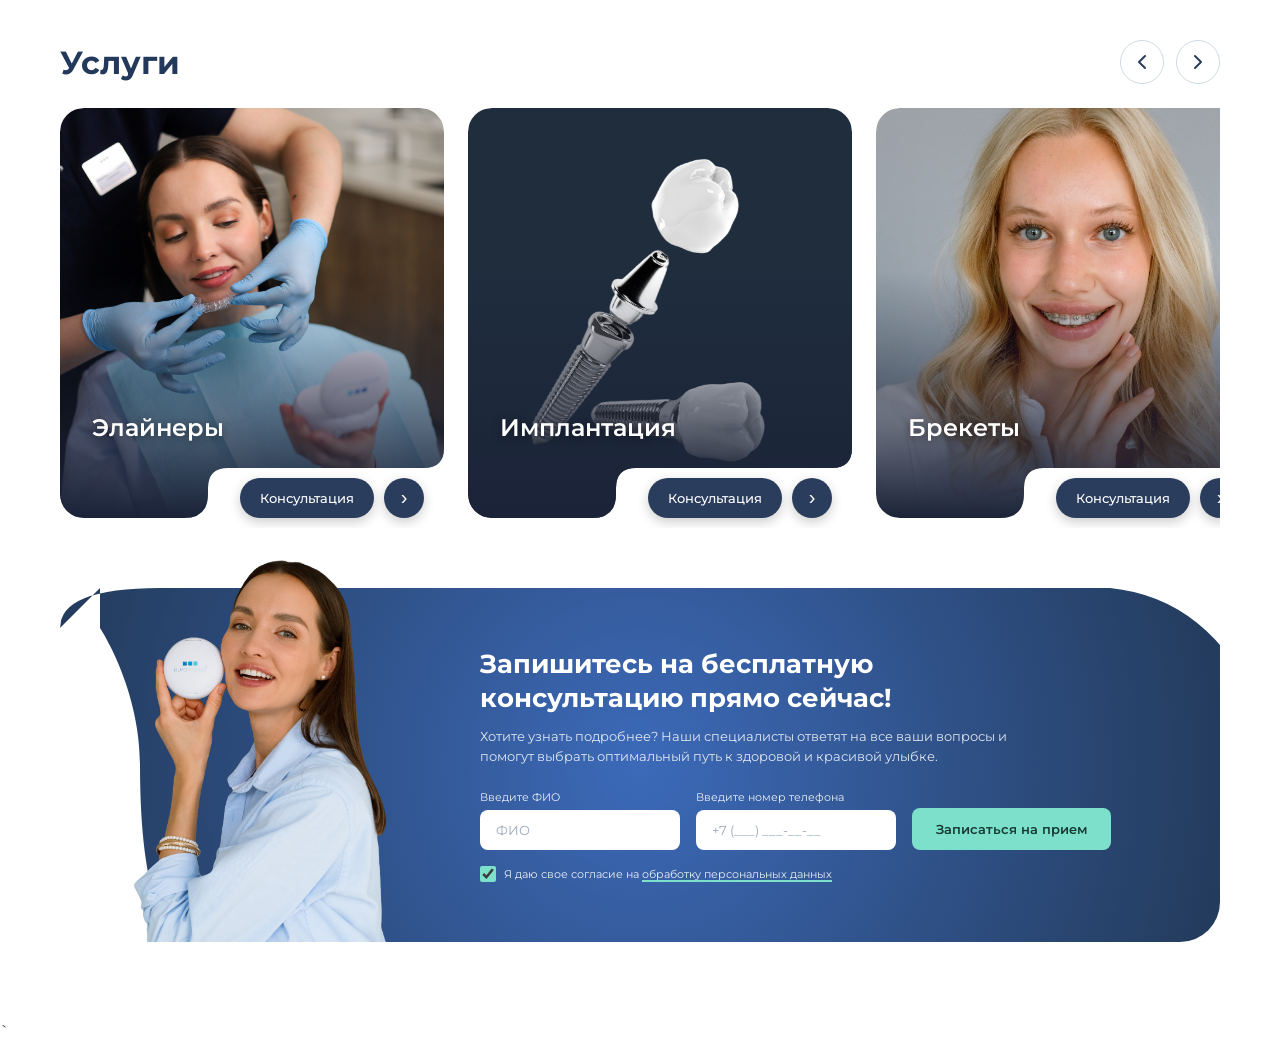
<file: index.html>
<!DOCTYPE html>
<html lang="ru">
<head>
<meta charset="UTF-8">
<meta name="viewport" content="width=device-width, initial-scale=1.0">
<title>Дантист</title>
<link rel="preconnect" href="https://fonts.googleapis.com">
<link rel="preconnect" href="https://fonts.gstatic.com" crossorigin>
<link href="https://fonts.googleapis.com/css2?family=Montserrat:wght@400;500;600;700&display=swap" rel="stylesheet">
<link rel="stylesheet" href="css/main.css">
<link rel="stylesheet" href="css/carousel.css">
<link rel="stylesheet" href="css/cta.css">
<link rel="stylesheet" href="css/responsive.css">
</head>
<body>
<section class="services">
  <div class="services__header">
    <h2 class="services__title">Услуги</h2>
    <div class="services__controls">
      <button class="services__nav services__nav--prev" type="button" aria-label="Назад">
        <svg width="24" height="24" viewBox="0 0 24 24" fill="none" xmlns="http://www.w3.org/2000/svg">
          <path d="M15 18L9 12L15 6" stroke="currentColor" stroke-width="2" stroke-linecap="round" stroke-linejoin="round"/>
        </svg>
      </button>
      <button class="services__nav services__nav--next" type="button" aria-label="Вперед">
        <svg width="24" height="24" viewBox="0 0 24 24" fill="none" xmlns="http://www.w3.org/2000/svg">
          <path d="M9 18L15 12L9 6" stroke="currentColor" stroke-width="2" stroke-linecap="round" stroke-linejoin="round"/>
        </svg>
      </button>
    </div>
  </div>

  <div class="services__carousel" id="carousel">
    <article class="card">
      <div class="card__image">
        <img src="photos/foto1.jpg" alt="Элайнеры">
        <span class="card__label">Элайнеры</span>
      </div>
      <div class="card__actions">
        <button class="card__btn" type="button"><span class="card__btn-text">Консультация</span></button>
        <button class="card__arrow-btn" type="button"><span class="card__arrow">›</span></button>
      </div>
    </article>
    <article class="card">
      <div class="card__image">
        <img src="photos/foto2.png" alt="Имплантация">
        <span class="card__label">Имплантация</span>
      </div>
      <div class="card__actions">
        <button class="card__btn" type="button"><span class="card__btn-text">Консультация</span></button>
        <button class="card__arrow-btn" type="button"><span class="card__arrow">›</span></button>
      </div>
    </article>
    <article class="card">
      <div class="card__image">
        <img src="photos/foto3.jpg" alt="Брекеты">
        <span class="card__label">Брекеты</span>
      </div>
      <div class="card__actions">
        <button class="card__btn" type="button"><span class="card__btn-text">Консультация</span></button>
        <button class="card__arrow-btn" type="button"><span class="card__arrow">›</span></button>
      </div>
    </article>
    <article class="card">
      <div class="card__image">
        <img src="photos/foto4.png" alt="Терапия">
        <span class="card__label">Терапия</span>
      </div>
      <div class="card__actions">
        <button class="card__btn" type="button"><span class="card__btn-text">Консультация</span></button>
        <button class="card__arrow-btn" type="button"><span class="card__arrow">›</span></button>
      </div>
    </article>
  </div>

  <div class="cta"> 
    <div class="cta__photo">
      <img src="photos/foto5.png" alt="Девушка с элайнером">
    </div>
    <div class="cta__content">
      <h3 class="cta__title">Запишитесь на бесплатную<br>консультацию прямо сейчас!</h3>
      <p class="cta__subtitle">Хотите узнать подробнее? Наши специалисты ответят на все ваши вопросы и помогут выбрать оптимальный путь к здоровой и красивой улыбке.</p>
      <form class="cta__form">
        <label class="cta__field">
          <span class="cta__field-label">Введите ФИО</span>
          <input type="text" placeholder="ФИО">
        </label>
        <label class="cta__field">
          <span class="cta__field-label">Введите номер телефона</span>
          <input type="tel" id="phone-input" placeholder="+7 (___) ___-__-__" maxlength="18">
        </label>
        <button type="submit" class="cta__submit">Записаться на прием</button>
      </form>
      <label class="cta__agree">
        <input type="checkbox" checked>
        <span>Я даю свое согласие на <span class="cta__link">обработку персональных данных</span></span>
      </label>
    </div>
  </div>
</section>

<script src="js/script.js"></script>
</body>
</html>`
</file>
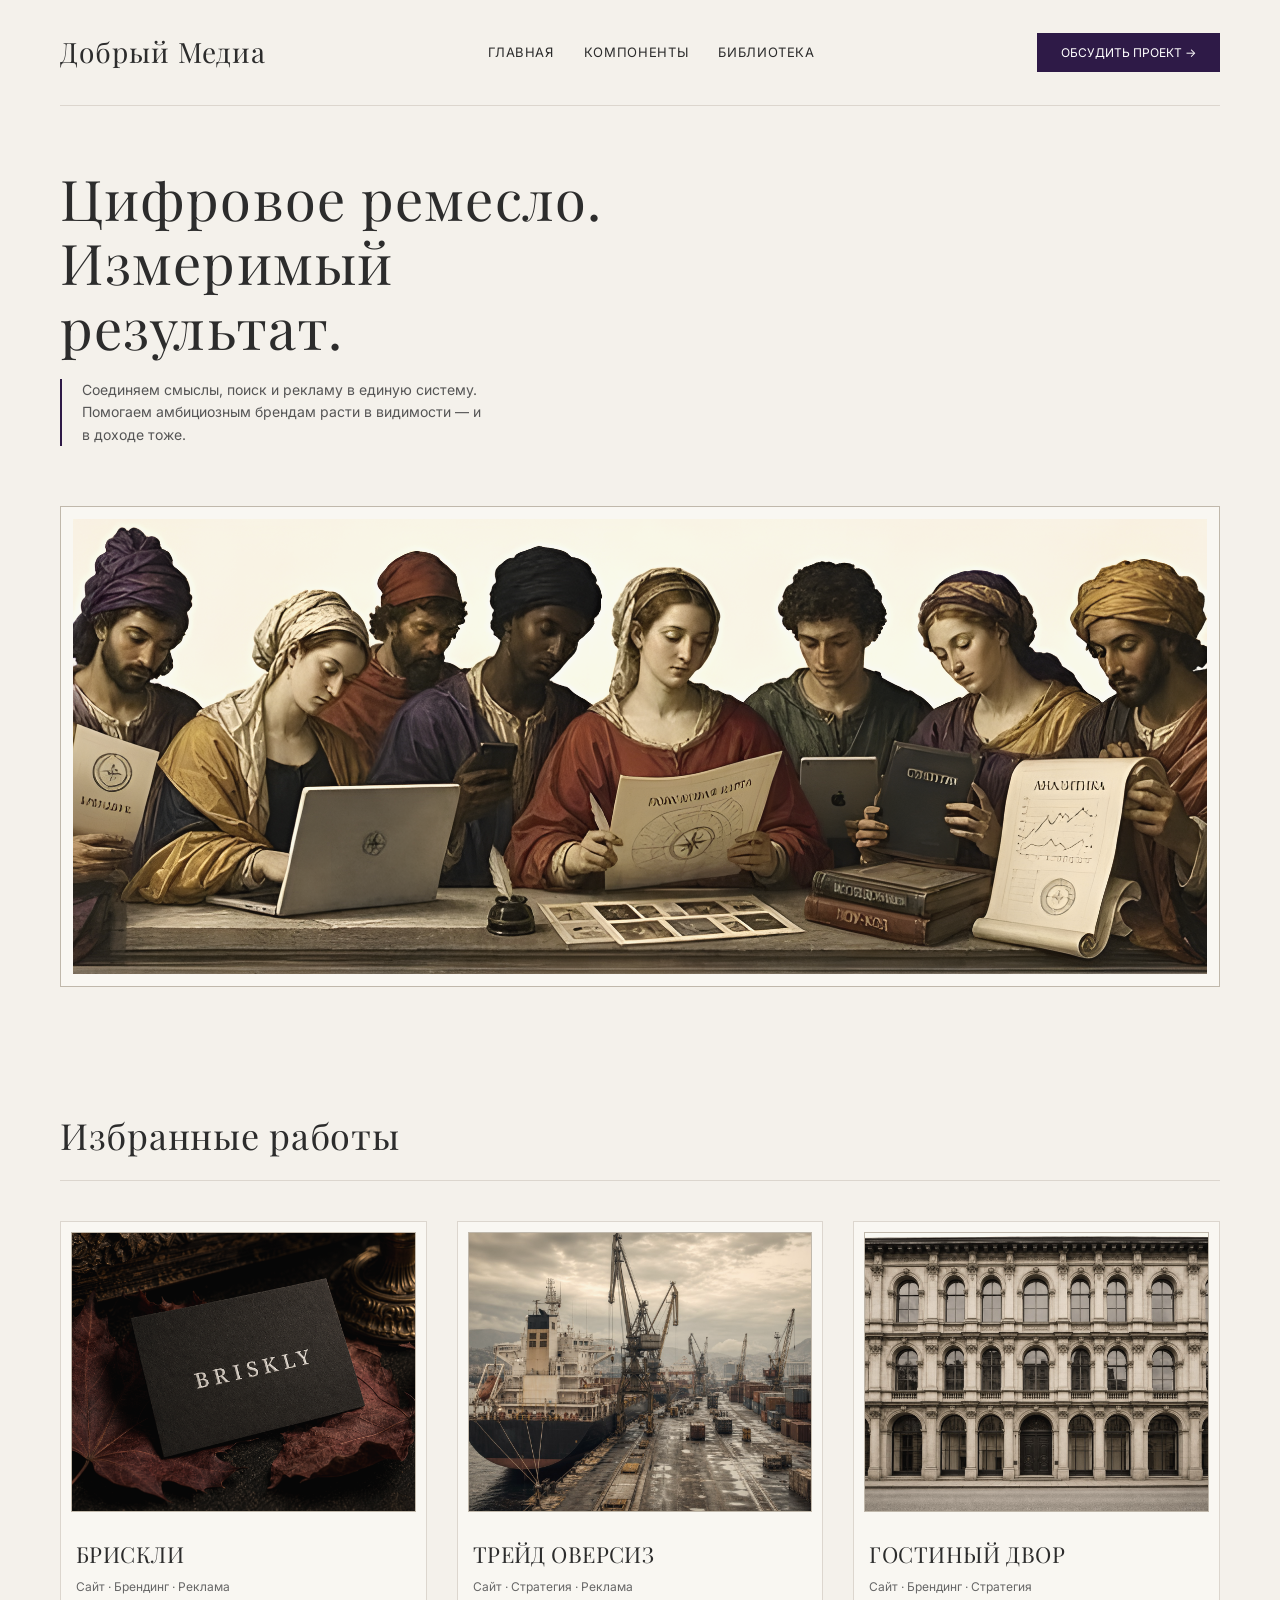
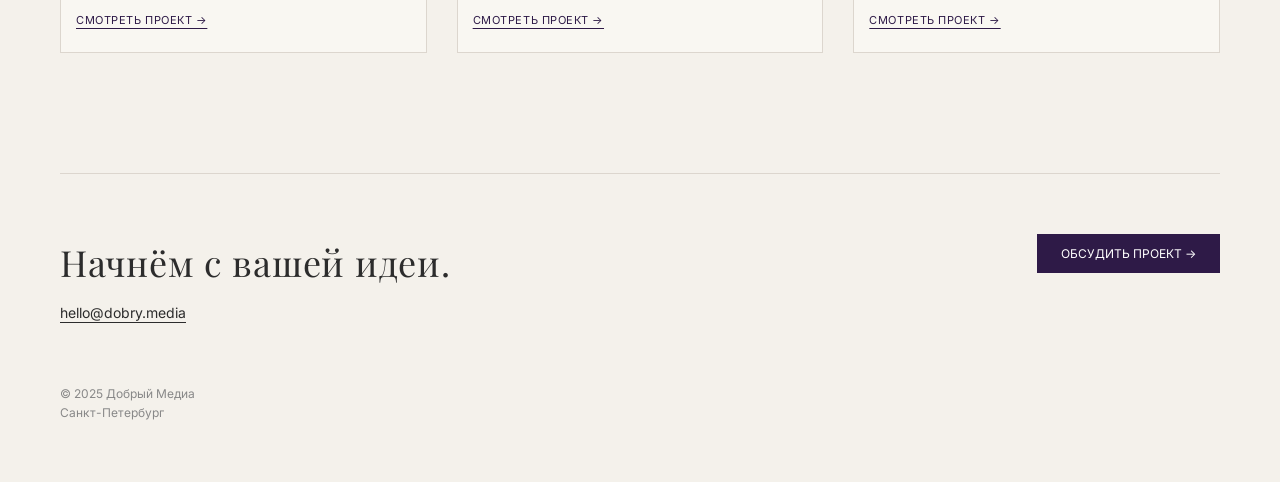
<file: museum/index.html>
<!DOCTYPE html>
<html lang="ru">
<head>
    <meta charset="UTF-8">
    <meta name="viewport" content="width=device-width, initial-scale=1.0">
    <title>Музей</title>
    <link href="https://fonts.googleapis.com/css2?family=Inter:wght@300;400;500&family=Playfair+Display:ital,wght@0,400;0,500;1,400&display=swap" rel="stylesheet">
    <link rel="stylesheet" href="css/main.css">
</head>
<body>

<div class="container">
    <header>
        <div class="logo">Добрый Медиа</div>
        <button class="menu-toggle" id="menuToggle">☰</button>
        <nav class="nav-links" id="navLinks">
            <a href="index.html">Главная</a>
            <a href="components.html">Компоненты</a>
            <a href="library.html">Библиотека</a>
        </nav>
        <button class="btn">Обсудить проект →</button>
    </header>

    <section class="hero">
        <div class="hero-text">
            <h1>Цифровое ремесло.<br>Измеримый результат.</h1>
            <div class="hero-desc">
                <p>Соединяем смыслы, поиск и рекламу в единую систему. Помогаем амбициозным брендам расти в видимости — и в доходе тоже.</p>
            </div>
        </div>
        <div class="hero-image-wrapper">
            <img src="img/foto1.jpg" alt="Цифровое ремесло" class="hero-image">
        </div>
    </section>

    <section class="works">
        <div class="section-header">
            <h2 class="section-title">Избранные работы</h2>
            <div class="section-line"></div>
        </div>
        
        <div class="grid-3">
            <div class="card">
                <div class="card-image-frame">
                    <img src="img/foto2.jpg" alt="БРИСКЛИ" class="card-img">
                </div>
                <div class="card-content">
                    <h3>БРИСКЛИ</h3>
                    <p>Сайт · Брендинг · Реклама</p>
                    <span class="card-link">Смотреть проект →</span>
                </div>
            </div>
            <div class="card">
                <div class="card-image-frame">
                    <img src="img/foto3.jpg" alt="ТРЕЙД ОВЕРСИЗ" class="card-img">
                </div>
                <div class="card-content">
                    <h3>ТРЕЙД ОВЕРСИЗ</h3>
                    <p>Сайт · Стратегия · Реклама</p>
                    <span class="card-link">Смотреть проект →</span>
                </div>
            </div>
            <div class="card">
                <div class="card-image-frame">
                    <img src="img/foto4.jpg" alt="ГОСТИНЫЙ ДВОР" class="card-img">
                </div>
                <div class="card-content">
                    <h3>ГОСТИНЫЙ ДВОР</h3>
                    <p>Сайт · Брендинг · Стратегия</p>
                    <span class="card-link">Смотреть проект →</span>
                </div>
            </div>
        </div>
    </section>

    <footer>
        <div class="footer-left">
            <h2>Начнём с вашей идеи.</h2>
            <a href="mailto:hello@dobry.media" class="email">hello@dobry.media</a>
        </div>
        <div class="footer-right">
            <button class="btn">Обсудить проект →</button>
        </div>
        <div class="footer-copy">
            © 2025 Добрый Медиа <br> Санкт-Петербург
        </div>
    </footer>
</div>

<script>
    const menuToggle = document.getElementById('menuToggle');
    const navLinks = document.getElementById('navLinks');

    menuToggle.addEventListener('click', () => {
        navLinks.classList.toggle('active');
        if (navLinks.classList.contains('active')) {
            menuToggle.innerHTML = '✕';
        } else {
            menuToggle.innerHTML = '☰';
        }
    });
</script>

</body>
</html>
</file>
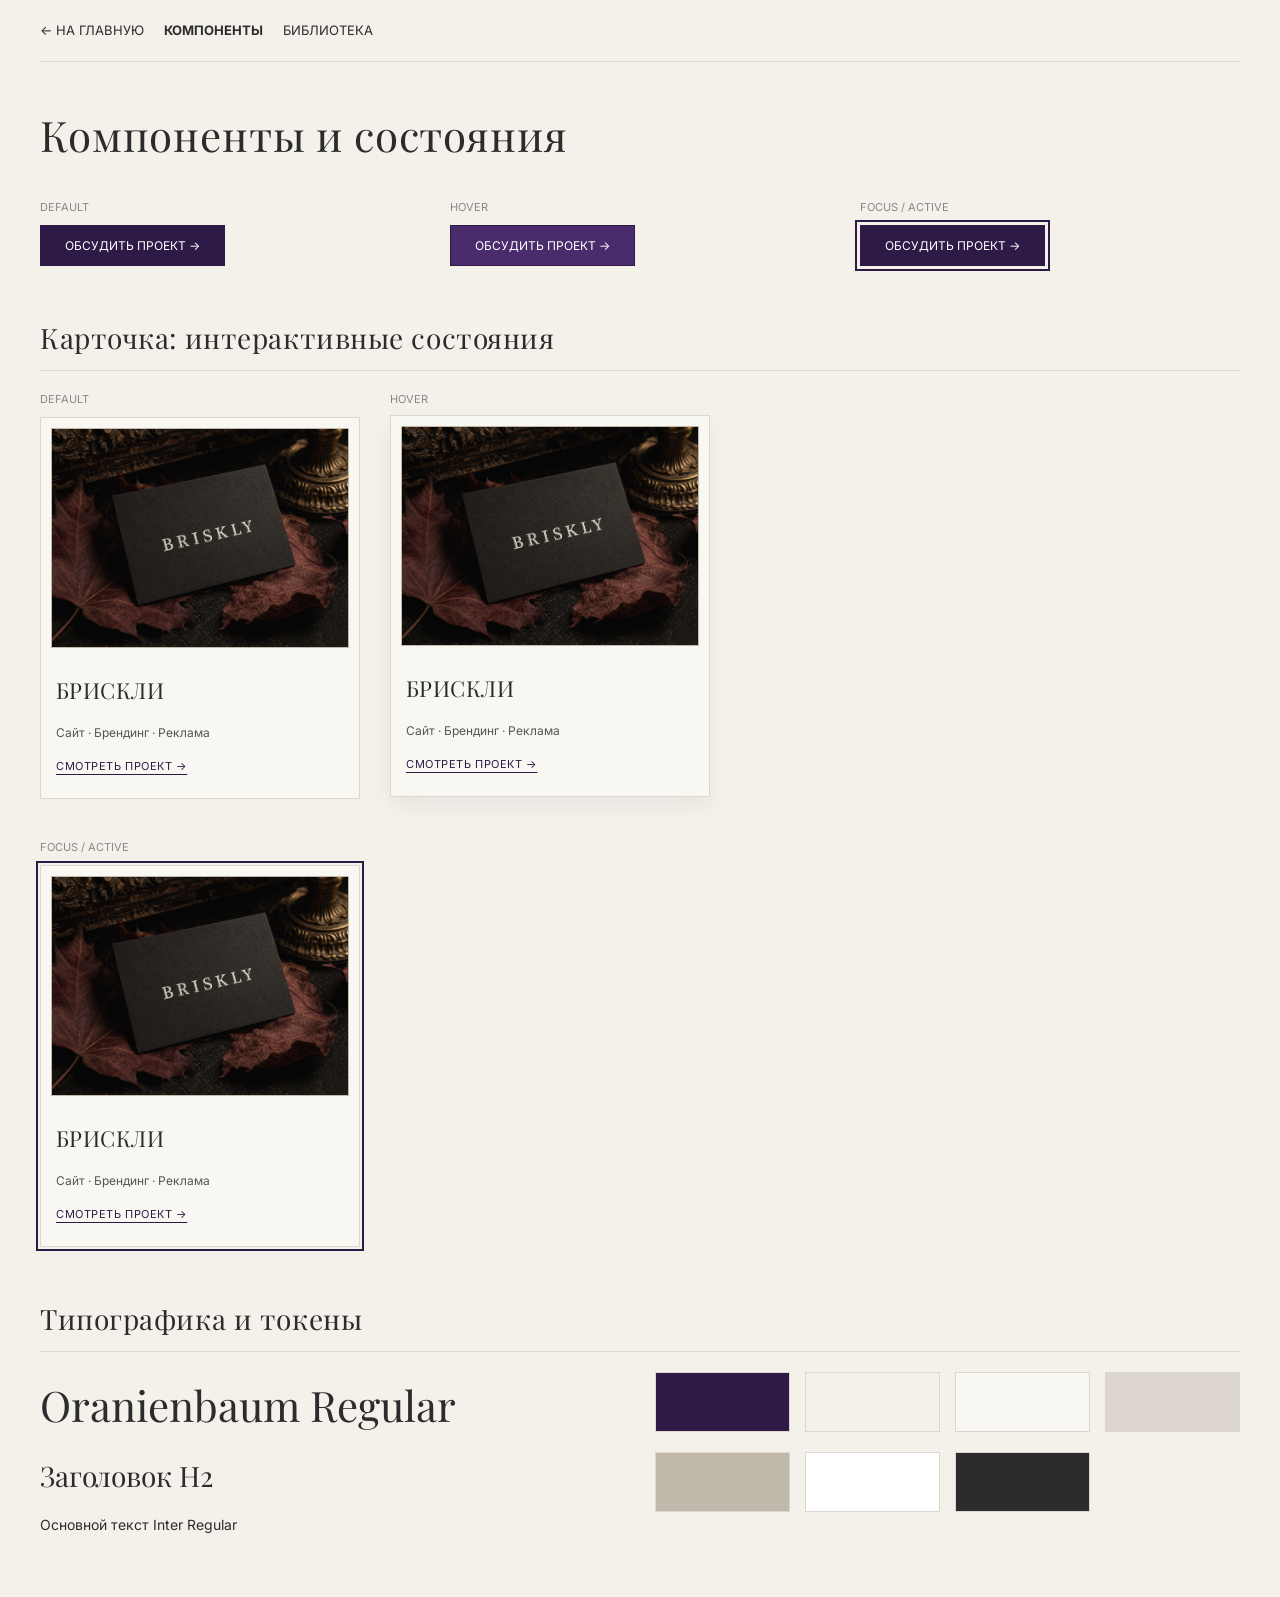
<file: museum/components.html>
<!DOCTYPE html>
<html lang="ru">
<head>
    <meta charset="UTF-8">
    <meta name="viewport" content="width=device-width, initial-scale=1.0">
    <title>Музей</title>
    <link href="https://fonts.googleapis.com/css2?family=Inter:wght@300;400;500&family=Playfair+Display:ital,wght@0,400;0,500;1,400&display=swap" rel="stylesheet">
    <link rel="stylesheet" href="css/ui-kit.css">
</head>
<body>
<div class="container">
    <nav class="ui-nav">
        <a href="index.html">← На главную</a>
        <a href="components.html" style="font-weight: bold;">Компоненты</a>
        <a href="library.html">Библиотека</a>
    </nav>

    <h1>Компоненты и состояния</h1>

    <div class="row">
        <div class="col">
            <div class="state-label">Default</div>
            <button class="btn">Обсудить проект →</button>
        </div>
        <div class="col">
            <div class="state-label">Hover</div>
            <button class="btn" style="background-color: #4a2c6d;">Обсудить проект →</button>
        </div>
        <div class="col">
            <div class="state-label">Focus / Active</div>
            <button class="btn btn-focus">Обсудить проект →</button>
        </div>
    </div>

    <h2>Карточка: интерактивные состояния</h2>
    
    <div class="row">
        <div style="width: 320px;">
            <div class="state-label">Default</div>
            <div class="card">
                <div class="card-image-frame"><img src="img/foto2.jpg" alt="БРИСКЛИ" class="card-img"></div>
                <div class="card-content">
                    <h3>БРИСКЛИ</h3>
                    <p>Сайт · Брендинг · Реклама</p>
                    <span class="card-link">Смотреть проект →</span>
                </div>
            </div>
        </div>
        <div style="width: 320px;">
            <div class="state-label">Hover</div>
            <div class="card card-hover">
                <div class="card-image-frame"><img src="img/foto2.jpg" alt="БРИСКЛИ" class="card-img"></div>
                <div class="card-content">
                    <h3>БРИСКЛИ</h3>
                    <p>Сайт · Брендинг · Реклама</p>
                    <span class="card-link">Смотреть проект →</span>
                </div>
            </div>
        </div>
    </div>

    <div style="margin-top: 40px; width: 320px;">
        <div class="state-label">Focus / Active</div>
        <div class="card card-focus">
            <div class="card-image-frame"><img src="img/foto2.jpg" alt="БРИСКЛИ" class="card-img"></div>
            <div class="card-content">
                <h3>БРИСКЛИ</h3>
                <p>Сайт · Брендинг · Реклама</p>
                <span class="card-link">Смотреть проект →</span>
            </div>
        </div>
    </div>

    <h2>Типографика и токены</h2>
    <div class="row">
        <div class="col">
            <p style="font-family: 'Playfair Display', serif; font-size: 42px; color: #2c2c2c;">Oranienbaum Regular</p>
            <p style="font-family: 'Playfair Display', serif; font-size: 28px; margin-top: 15px; color: #2c2c2c;">Заголовок H2</p>
            <p style="font-family: 'Inter', sans-serif; font-size: 14px; margin-top: 15px; color: #2c2c2c;">Основной текст Inter Regular</p>
        </div>
        <div class="col">
            <div class="palette-grid">
                <div><div class="color-swatch" style="background-color: #2e1a47;"></div></div>
                <div><div class="color-swatch" style="background-color: #f4f1eb;"></div></div>
                <div><div class="color-swatch" style="background-color: #f9f7f2;"></div></div>
                <div><div class="color-swatch" style="background-color: #dcd6ce;"></div></div>
                <div><div class="color-swatch" style="background-color: #c0b8ab;"></div></div>
                <div><div class="color-swatch" style="background-color: #ffffff;"></div></div>
                <div><div class="color-swatch" style="background-color: #2c2c2c;"></div></div>
            </div>
        </div>
    </div>
</div>
</body>
</html>
</file>
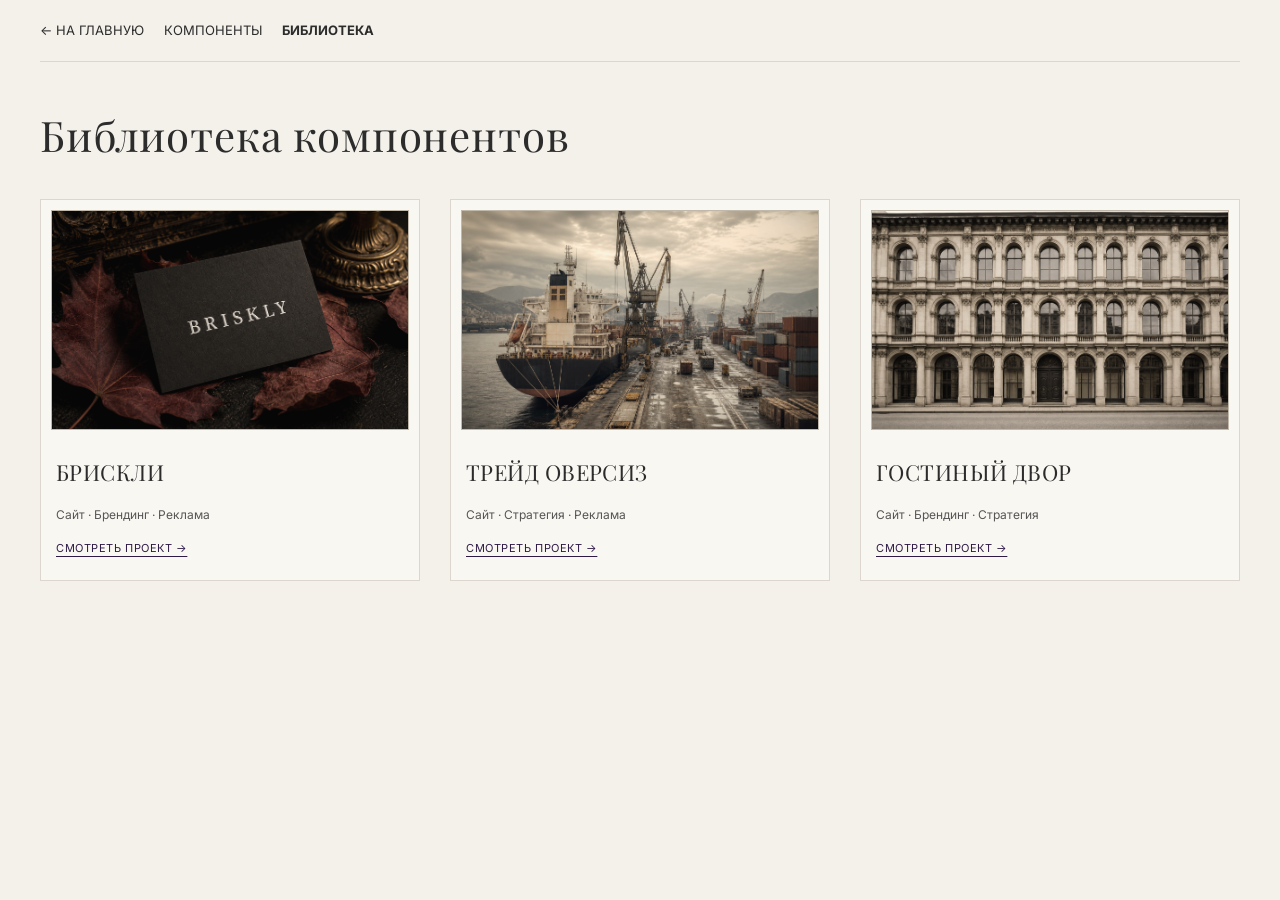
<file: museum/library.html>
<!DOCTYPE html>
<html lang="ru">
<head>
    <meta charset="UTF-8">
    <meta name="viewport" content="width=device-width, initial-scale=1.0">
    <title>Музей</title>
    <link href="https://fonts.googleapis.com/css2?family=Inter:wght@300;400;500&family=Playfair+Display:ital,wght@0,400;0,500;1,400&display=swap" rel="stylesheet">
    <link rel="stylesheet" href="css/ui-kit.css">
</head>
<body>
<div class="container">
    <nav class="ui-nav">
        <a href="index.html">← На главную</a>
        <a href="components.html">Компоненты</a>
        <a href="library.html" style="font-weight: bold;">Библиотека</a>
    </nav>

    <h1>Библиотека компонентов</h1>

    <div class="library-grid">
        <div class="card">
            <div class="card-image-frame"><img src="img/foto2.jpg" alt="БРИСКЛИ" class="card-img"></div>
            <div class="card-content">
                <h3>БРИСКЛИ</h3>
                <p>Сайт · Брендинг · Реклама</p>
                <span class="card-link">Смотреть проект →</span>
            </div>
        </div>
        <div class="card">
            <div class="card-image-frame"><img src="img/foto3.jpg" alt="ТРЕЙД ОВЕРСИЗ" class="card-img"></div>
            <div class="card-content">
                <h3>ТРЕЙД ОВЕРСИЗ</h3>
                <p>Сайт · Стратегия · Реклама</p>
                <span class="card-link">Смотреть проект →</span>
            </div>
        </div>
        <div class="card">
            <div class="card-image-frame"><img src="img/foto4.jpg" alt="ГОСТИНЫЙ ДВОР" class="card-img"></div>
            <div class="card-content">
                <h3>ГОСТИНЫЙ ДВОР</h3>
                <p>Сайт · Брендинг · Стратегия</p>
                <span class="card-link">Смотреть проект →</span>
            </div>
        </div>
    </div>

</div>
</body>
</html>
</file>
<file: css/main.css>
* {
  box-sizing: border-box;
  margin: 0;
  padding: 0;
}

body {
  font-family: 'Montserrat', sans-serif;
  background: #ffffff;
  color: #1b2a41;
}

.services {
  max-width: 1200px;
  margin: 0 auto;
  padding: 40px 20px 80px;
}

.services__header {
  display: flex;
  justify-content: space-between;
  align-items: center;
  margin-bottom: 24px;
}

.services__title {
  font-size: 32px;
  font-weight: 700;
  color: #23395b;
}

.services__controls {
  display: flex;
  gap: 12px;
}

.services__nav {
  width: 44px;
  height: 44px;
  display: flex;
  align-items: center;
  justify-content: center;
  border: 1px solid #d1d9e6;
  border-radius: 50%;
  background: #ffffff;
  color: #2b3d5c;
  cursor: pointer;
  transition: all 0.2s ease;
}

.services__nav:hover {
  background: #f0f4f9;
  border-color: #2b3d5c;
}
</file>
<file: css/carousel.css>
.services__carousel {
  display: flex;
  gap: 24px;
  overflow-x: auto;
  padding-bottom: 10px;
  scroll-snap-type: x mandatory;
  scrollbar-width: none;
  -webkit-overflow-scrolling: touch;
}

.services__carousel::-webkit-scrollbar {
  display: none;
}

.card {
  flex: 0 0 384px; 
  display: flex;
  flex-direction: column;
  scroll-snap-align: start;
  position: relative;
  height: 410px; 
}

.card__image {
  position: absolute;
  top: 0;
  left: 0;
  width: 100%;
  height: 410px; 
  border-radius: 24px; 
  overflow: hidden;
  background: #1f2d3d;
  clip-path: path('M 0 24 Q 0 0 24 0 L 360 0 Q 384 0 384 24 L 384 340 Q 384 360 364 360 L 168 360 Q 148 360 148 380 Q 148 386 148 386 L 148 386 Q 148 410 124 410 L 24 410 Q 0 410 0 386 Z');
}

.card__image img {
  display: block;
  width: 100%;
  height: 100%;
  object-fit: cover;
}

.card__image::after {
  content: "";
  position: absolute;
  inset: 0;
  background: linear-gradient(to top, #1B2338 0%, rgba(27, 35, 56, 0) 60%);
  pointer-events: none;
  z-index: 1;
}

.card__label {
  position: absolute;
  left: 32px;      
  bottom: 76px;    
  z-index: 2;
  color: #ffffff;
  font-size: 24px;
  font-weight: 600;
  text-shadow: 0 2px 8px rgba(0, 0, 0, 0.4);
}

.card__actions {
  position: absolute;
  bottom: 0; 
  right: 20px; 
  display: flex;
  align-items: center;
  gap: 10px; 
  z-index: 3;
}

.card__btn {
  height: 40px;
  display: flex;
  align-items: center;
  padding: 0 20px; 
  border: none;
  border-radius: 999px; 
  background: #2b3d5c; 
  color: #ffffff;
  font-family: 'Montserrat', sans-serif;
  font-size: 13px; 
  font-weight: 500;
  cursor: pointer;
  box-shadow: 0 4px 12px rgba(0, 0, 0, 0.2);
  transition: background 0.2s ease;
}

.card__btn:hover {
  background: #3a5078;
}

.card__arrow-btn {
  width: 40px;
  height: 40px;
  display: flex;
  align-items: center;
  justify-content: center;
  border: none;
  border-radius: 50%;
  background: #2b3d5c; 
  color: #ffffff;
  cursor: pointer;
  box-shadow: 0 4px 12px rgba(0, 0, 0, 0.2);
  transition: background 0.2s ease;
}

.card__arrow-btn:hover {
  background: #3a5078;
}

.card__arrow {
  font-size: 20px;
  line-height: 1;
  transform: translateY(-1px);
}
</file>
<file: css/cta.css>
.cta {
  margin-top: 60px;
  width: 100%;
  max-width: 1199px; 
  height: 354px; 
  display: flex;
  align-items: center;
  position: relative;
  overflow: visible; 
}

.cta::before {
  content: "";
  position: absolute;
  inset: 0;
  background: radial-gradient(circle at center, #3C6AB9 0%, #233A5A 100%);
  border-radius: 40px;
  /* 
    Скос опущен ниже: линия начинается с 1050 0, но заканчивается на 1199 120, 
    делая срез более пологим и длинным по вертикали.
  */
  clip-path: path('M 0 40 Q 0 0 100 0 L 1050 0 Q 1150 10 1199 120 L 1199 314 Q 1199 354 1159 354 L 110 354 C 110 340, 80 320, 80 177 C 80 100, 40 40, 40 40 Q 40 0, 40 0 Z');
  z-index: 1;
}

.cta__photo {
  flex: 0 0 400px; 
  height: 100%;
  position: relative;
  z-index: 2;
  display: flex;
  justify-content: flex-end; 
  align-items: flex-end; 
  margin-top: 0; 
  margin-bottom: 0; 
  clip-path: inset(-100% 0 0 0); 
}

.cta__photo img {
  width: 150%; 
  height: 150%; 
  object-fit: cover;
  object-position: center top; 
  display: block;
  transform: translateX(10px) translateY(80px); 
}

.cta__content {
  flex: 1;
  padding: 40px 50px 40px 20px; 
  position: relative;
  z-index: 2;
  display: flex;
  flex-direction: column;
  justify-content: center;
  height: 100%;
}

.cta__title {
  color: #ffffff;
  font-size: 26px;
  font-weight: 700;
  line-height: 1.3;
  margin-bottom: 12px;
}

.cta__subtitle {
  color: rgba(255, 255, 255, 0.85);
  font-size: 13px;
  line-height: 1.5;
  max-width: 540px;
  margin-bottom: 24px;
}

.cta__form {
  display: flex;
  align-items: flex-end;
  gap: 16px;
  flex-wrap: wrap;
  margin-bottom: 16px;
}

.cta__field {
  display: flex;
  flex-direction: column;
  gap: 6px;
  flex: 1 1 150px;
  max-width: 200px;
}

.cta__field-label {
  font-size: 11px;
  color: rgba(255, 255, 255, 0.9);
}

.cta__field input {
  width: 100%;
  padding: 12px 16px;
  border: none;
  border-radius: 8px;
  background: #ffffff;
  color: #1b2a41;
  font-family: 'Montserrat', sans-serif;
  font-size: 13px;
  outline: none;
}

.cta__field input::placeholder {
  color: #9aa9b8;
}

.cta__submit {
  padding: 0 24px;
  height: 42px;
  border: none;
  border-radius: 8px; 
  background: #7ce0cb;
  color: #163a33;
  font-family: 'Montserrat', sans-serif;
  font-size: 13px;
  font-weight: 600;
  cursor: pointer;
  transition: background 0.2s ease;
  white-space: nowrap;
  flex-shrink: 0;
}

.cta__submit:hover {
  background: #6cd4be;
}

.cta__agree {
  display: flex;
  align-items: center;
  gap: 8px;
  font-size: 11px;
  color: rgba(255, 255, 255, 0.9);
  cursor: pointer;
}

.cta__agree input {
  width: 16px;
  height: 16px;
  accent-color: #7ce0cb;
  cursor: pointer;
  flex-shrink: 0;
  border-radius: 4px;
}

.cta__link {
  text-decoration: underline;
  text-decoration-color: #7ce0cb;
  text-decoration-thickness: 2px;
  text-underline-offset: 2px;
}
</file>
<file: css/responsive.css>
@media (max-width: 900px) {
  .services {
    padding: 20px 16px 40px;
  }

  .services__title {
    font-size: 24px;
  }

  .services__controls {
    display: none; 
  }

  .card {
    flex: 0 0 75%; 
    max-width: 300px;
    height: auto;
    display: flex;
    flex-direction: column;
    align-items: center;
    position: relative;
  }

  .card__image {
    position: relative;
    width: 100%;
    height: auto;
    aspect-ratio: 1 / 1;
    border-radius: 16px;
    clip-path: none; 
    overflow: hidden;
  }

  .card__label {
    left: 16px;
    bottom: 16px;
    font-size: 18px;
  }

  .card__actions {
    position: relative;
    bottom: auto;
    right: auto;
    margin-top: 12px;
    display: flex;
    width: 100%;
    gap: 8px;
    z-index: 3;
  }

  .card__btn {
    flex: 1; 
    height: 40px;
    padding: 0 16px;
    font-size: 13px;
    justify-content: center; 
  }

  .card__arrow-btn {
    width: 40px;
    height: 40px;
    flex-shrink: 0;
  }

  .card__arrow {
    font-size: 18px;
  }

  .services__header {
    flex-direction: column;
    align-items: flex-start;
    gap: 12px;
  }

  .cta {
    margin-top: 40px;
    height: auto;
    flex-direction: column;
    position: relative;
    padding-top: 40px;
    border-radius: 0;
    overflow: visible;
  }

  .cta::before {
    transform: none;
    width: 100%;
    height: 100%;
    clip-path: polygon(
      60px 0%, 
      100% 0%, 
      100% calc(100% - 60px), 
      calc(100% - 60px) 100%, 
      0% 100%, 
      0% 60px
    );
    border-radius: 0; 
    z-index: 1;
  }

  .cta__content {
    padding: 0 24px 30px; 
    order: 1;
    z-index: 2;
  }

  .cta__title {
    font-size: 20px;
    line-height: 1.3;
    margin-bottom: 16px;
  }

  .cta__subtitle {
    font-size: 12px;
    line-height: 1.4;
    margin-bottom: 16px; 
  }

  .cta__form {
    flex-direction: row; 
    align-items: flex-end; 
    flex-wrap: wrap; 
    gap: 10px; 
    margin-bottom: 16px;
  }

  .cta__field {
    flex: 1 1 45%; 
    min-width: 130px; 
    max-width: 100%;
  }

  .cta__field input {
    padding: 12px 14px; 
    font-size: 14px;
    border-radius: 8px;
  }

  .cta__submit {
    width: 100%;
    height: 48px;
    font-size: 14px;
    border-radius: 99px;
    margin-top: 6px; 
    flex: 1 1 100%; 
  }

  .cta__agree {
    font-size: 10px;
    align-items: flex-start;
    gap: 6px;
    margin-top: 8px;
  }

  .cta__agree input {
    margin-top: 2px;
    width: 14px;
    height: 14px;
  }

  .cta__photo {
    flex: none;
    width: 100%;
    height: 320px; 
    margin: 0;
    order: 2;
    display: flex;
    justify-content: center;
    align-items: flex-end;
    z-index: 2;
    clip-path: polygon(
      0% 0%, 
      100% 0%, 
      100% calc(100% - 80px), 
      calc(100% - 80px) 100%, 
      0% 100%
    );
  }

  .cta__photo img {
    width: 100%; 
    height: 100%;
    object-fit: cover;
    object-position: center top;
    transform: none; 
    border-radius: 0;
  }
}
</file>
<file: museum/css/main.css>
* {
    box-sizing: border-box;
    margin: 0;
    padding: 0;
}

body {
    font-family: 'Inter', sans-serif;
    background-color: #f4f1eb;
    color: #2c2c2c;
    line-height: 1.6;
}

h1, h2, h3, .logo, .hero h1 {
    font-family: 'Playfair Display', serif;
    font-weight: 400;
    letter-spacing: 0.02em;
}

.container {
    max-width: 1200px;
    margin: 0 auto;
    padding: 0 20px;
}

a {
    text-decoration: none;
    color: inherit;
}

header {
    display: flex;
    justify-content: space-between;
    align-items: center;
    padding: 30px 0;
    border-bottom: 1px solid #dcd6ce;
}

.logo {
    font-size: 28px;
    letter-spacing: 1px;
}

.nav-links {
    display: flex;
    gap: 30px;
    font-size: 13px;
    text-transform: uppercase;
    letter-spacing: 0.05em;
}

.nav-links a:hover {
    text-decoration: underline;
}

.btn {
    background-color: #2e1a47;
    color: white;
    padding: 12px 24px;
    font-family: 'Inter', sans-serif;
    font-size: 12px;
    text-transform: uppercase;
    border: none;
    cursor: pointer;
    transition: 0.3s;
    display: inline-block;
    text-align: center;
}

.btn:hover {
    background-color: #4a2c6d;
}

.menu-toggle {
    display: none;
    background: none;
    border: none;
    font-size: 24px;
    cursor: pointer;
    color: #2c2c2c;
}

.hero {
    display: grid;
    grid-template-columns: 1fr 1fr;
    gap: 40px;
    padding: 60px 0;
    align-items: end;
}

.hero h1 {
    font-size: 56px;
    line-height: 1.15;
    margin-bottom: 20px;
}

.hero-desc {
    border-left: 2px solid #2e1a47;
    padding-left: 20px;
}

.hero p {
    font-size: 14px;
    color: #555;
    max-width: 400px;
}

.hero-image-wrapper {
    grid-column: 1 / -1;
    margin-top: 20px;
    padding: 12px;
    border: 1px solid #c0b8ab;
    background-color: #f9f7f2;
}

.hero-image {
    width: 100%;
    height: auto;
    display: block;
    filter: sepia(15%) contrast(0.95);
}

.works {
    padding: 60px 0;
}

.section-header {
    margin-bottom: 40px;
}

.section-title {
    font-size: 36px;
    margin-bottom: 15px;
}

.section-line {
    width: 100%;
    height: 1px;
    background-color: #dcd6ce;
}

.grid-3 {
    display: grid;
    grid-template-columns: repeat(3, 1fr);
    gap: 30px;
}

.card {
    background: #f9f7f2;
    border: 1px solid #dcd6ce;
    padding: 10px;
    transition: transform 0.3s ease;
}

.card:hover {
    transform: translateY(-5px);
    box-shadow: 0 10px 20px rgba(0,0,0,0.05);
}

.card-image-frame {
    width: 100%;
    height: 280px;
    overflow: hidden;
    border: 1px solid #c0b8ab;
    margin-bottom: 15px;
}

.card-img {
    width: 100%;
    height: 100%;
    object-fit: cover;
    filter: sepia(15%) contrast(0.95);
}

.card-content {
    padding: 10px 5px;
}

.card h3 {
    font-size: 22px;
    margin-bottom: 5px;
    text-transform: uppercase;
}

.card p {
    font-size: 12px;
    color: #666;
    margin-bottom: 10px;
}

.card-link {
    font-size: 11px;
    text-transform: uppercase;
    letter-spacing: 0.05em;
    text-decoration: underline;
    text-underline-offset: 4px;
    color: #2e1a47;
}

footer {
    border-top: 1px solid #dcd6ce;
    padding: 60px 0;
    margin-top: 60px;
    display: flex;
    justify-content: space-between;
    align-items: flex-start;
    flex-wrap: wrap;
}

footer h2 {
    font-size: 36px;
    margin-bottom: 10px;
}

footer .email {
    font-size: 14px;
    text-decoration: underline;
    text-underline-offset: 4px;
    display: block;
    margin-bottom: 20px;
}

footer .footer-copy {
    font-size: 12px;
    color: #888;
    margin-top: 40px;
    width: 100%;
}

@media (max-width: 768px) {
    header {
        flex-wrap: wrap;
        padding: 15px 0;
    }

    .logo {
        font-size: 24px;
    }

    .menu-toggle {
        display: block;
    }

    header > .btn {
        display: none;
    }

    .nav-links {
        display: none;
        flex-direction: column;
        width: 100%;
        background-color: #f4f1eb;
        padding: 20px 0;
        margin-top: 15px;
        gap: 15px;
        border-top: 1px solid #dcd6ce;
        border-bottom: 1px solid #dcd6ce;
    }

    .nav-links.active {
        display: flex;
    }
    
    .nav-links a {
        font-size: 16px;
        padding: 5px 0;
    }

    .hero {
        display: flex;
        flex-direction: column;
        padding: 30px 0;
        gap: 20px;
    }

    .hero h1 {
        font-size: 32px;
        line-height: 1.1;
    }

    .hero-desc {
        border-left: none;
        padding-left: 0;
    }

    .hero p {
        margin-top: 10px;
        font-size: 14px;
    }

    .hero-image-wrapper {
        margin-top: 10px;
        padding: 8px;
    }

    .works {
        padding: 30px 0;
    }

    .section-title {
        font-size: 28px;
    }

    .grid-3 {
        display: flex;
        flex-direction: column;
        gap: 20px;
    }

    .card {
        padding: 8px;
    }

    .card-image-frame {
        height: 200px;
    }

    .card h3 {
        font-size: 20px;
    }

    footer {
        padding: 30px 0;
        margin-top: 30px;
        flex-direction: column;
        gap: 20px;
    }

    footer h2 {
        font-size: 28px;
    }

    footer .footer-copy {
        margin-top: 20px;
    }
}
</file>
<file: museum/css/ui-kit.css>
* {
    box-sizing: border-box;
    margin: 0;
    padding: 0;
}

body {
    font-family: 'Inter', sans-serif;
    background-color: #f4f1eb;
    color: #2c2c2c;
    line-height: 1.6;
    padding: 0 40px 40px 40px;
}

h1, h2, h3 {
    font-family: 'Playfair Display', serif;
    font-weight: 400;
    letter-spacing: 0.02em;
}

h1 {
    font-size: 42px;
    margin-bottom: 30px;
}

h2 {
    font-size: 28px;
    margin-top: 50px;
    margin-bottom: 20px;
    border-bottom: 1px solid #dcd6ce;
    padding-bottom: 10px;
}

h3 {
    font-size: 22px;
    margin-bottom: 15px;
    text-transform: uppercase;
}

p, span {
    font-size: 14px;
    color: #555;
}

a {
    text-decoration: none;
    color: inherit;
}

.container {
    max-width: 1200px;
    margin: 0 auto;
}

.row {
    display: flex;
    gap: 30px;
    flex-wrap: wrap;
}

.col {
    flex: 1;
    min-width: 250px;
}

.state-label {
    font-size: 11px;
    color: #888;
    margin-bottom: 8px;
    text-transform: uppercase;
}

.ui-nav {
    display: flex;
    gap: 20px;
    padding: 20px 0;
    border-bottom: 1px solid #dcd6ce;
    margin-bottom: 40px;
    font-size: 13px;
    text-transform: uppercase;
}

.ui-nav a:hover {
    text-decoration: underline;
}

.btn {
    background-color: #2e1a47;
    color: white;
    padding: 12px 24px;
    font-family: 'Inter', sans-serif;
    font-size: 12px;
    text-transform: uppercase;
    border: 1px solid #2e1a47;
    cursor: pointer;
    transition: 0.3s;
    display: inline-block;
}

.btn:hover {
    background-color: #4a2c6d;
}

.btn-focus {
    outline: 2px solid #2e1a47;
    outline-offset: 3px;
}

.card {
    background: #f9f7f2;
    border: 1px solid #dcd6ce;
    padding: 10px;
    transition: all 0.3s ease;
    width: 100%;
}

.card-image-frame {
    width: 100%;
    height: 220px;
    overflow: hidden;
    border: 1px solid #c0b8ab;
    margin-bottom: 15px;
}

.card-img {
    width: 100%;
    height: 100%;
    object-fit: cover;
    filter: sepia(15%) contrast(0.95);
}

.card-content {
    padding: 10px 5px;
}

.card p {
    font-size: 12px;
    margin-bottom: 10px;
}

.card-link {
    font-size: 11px;
    text-transform: uppercase;
    letter-spacing: 0.05em;
    text-decoration: underline;
    text-underline-offset: 4px;
    color: #2e1a47;
}

.card-hover {
    box-shadow: 0 10px 20px rgba(0,0,0,0.05);
    transform: translateY(-2px);
}

.card-focus {
    outline: 2px solid #2e1a47;
    outline-offset: 2px;
}

.library-grid {
    display: grid;
    grid-template-columns: repeat(3, 1fr);
    gap: 30px;
    margin-top: 30px;
}

.palette-grid {
    display: grid;
    grid-template-columns: repeat(4, 1fr);
    gap: 15px;
    margin-bottom: 40px;
}

.color-swatch {
    height: 60px;
    width: 100%;
    border: 1px solid #dcd6ce;
    margin-bottom: 5px;
}

@media (max-width: 768px) {
    body {
        padding: 0 15px 30px 15px;
    }

    h1 {
        font-size: 32px;
    }

    h2 {
        font-size: 24px;
    }

    .row {
        flex-direction: column;
        gap: 20px;
    }

    .col {
        min-width: 100%;
    }

    .library-grid {
        grid-template-columns: 1fr;
    }
    
    .card {
        width: 100% !important;
        max-width: 100%;
    }
}
</file>
